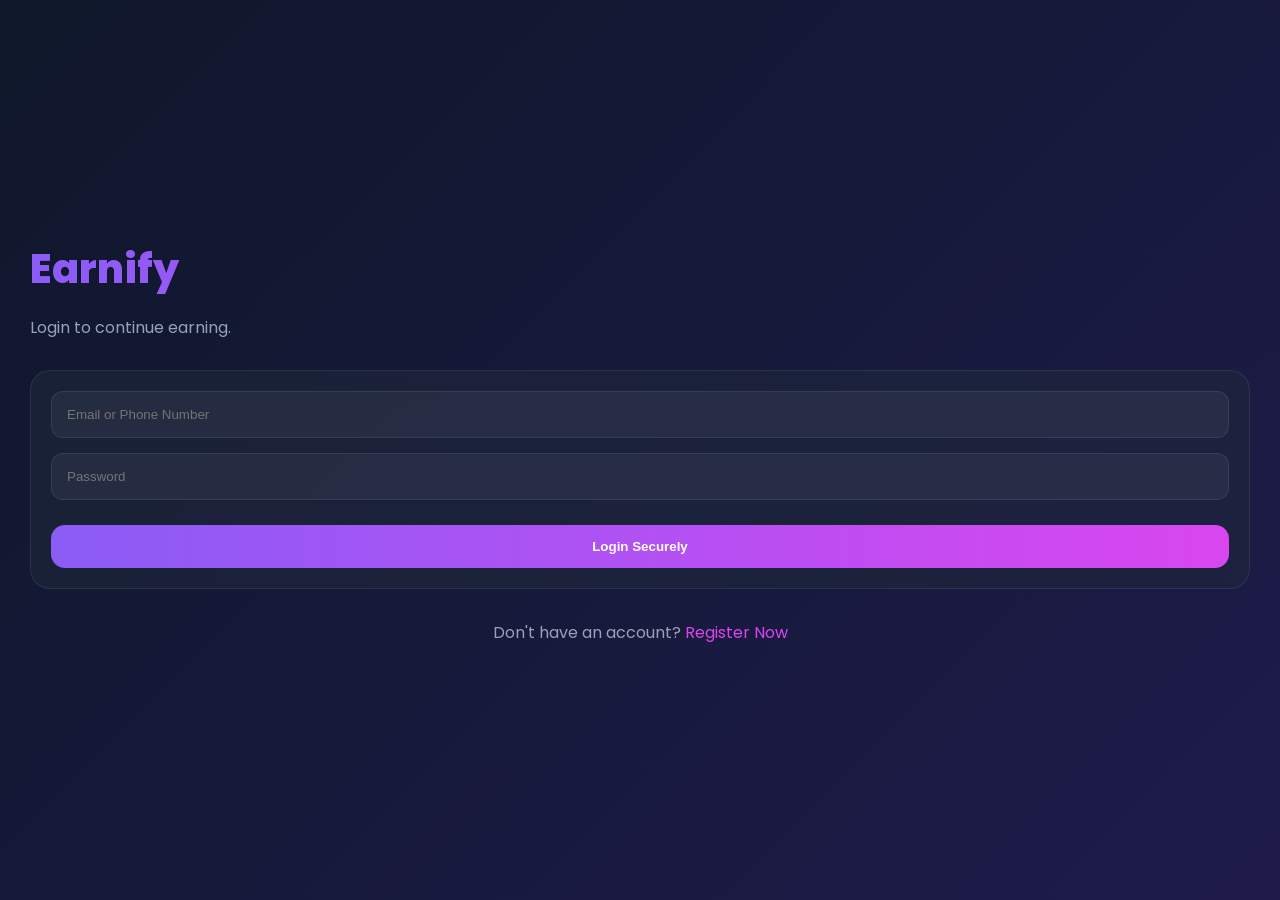
<file: index.html>
<!DOCTYPE html>
<html lang="en">
<head>
    <meta charset="UTF-8">
    <meta name="viewport" content="width=device-width, initial-scale=1.0, maximum-scale=1.0, user-scalable=no">
    <title>Earnify Premium</title>
    
    <script async src="https://pagead2.googlesyndication.com/pagead/js/adsbygoogle.js?client=ca-pub-9356430456655774" crossorigin="anonymous"></script>

    <link href="https://fonts.googleapis.com/css2?family=Poppins:wght@400;600;800&display=swap" rel="stylesheet">
    <link rel="stylesheet" href="style.css">
</head>
<body>

    <header class="app-header">
        <h1 id="app-title">Earnify</h1>
        <div class="coin-badge">
            🪙 <span id="balance-display">0</span>
        </div>
    </header>

    <main id="main-content">
        <section id="home-screen" class="screen">
            <div class="user-welcome">
                <h2 style="margin-bottom: 5px;">Hey, <span id="user-name" style="color: #38bdf8;">Explorer</span>!</h2>
                <p style="color: #94a3b8; font-size: 0.9rem;">Your daily streak: 🔥 3 Days</p>
            </div>

            <div class="stats-grid">
                <div class="stat-item" onclick="showScreen('earn-screen', document.querySelectorAll('.nav-item')[1])">
                    <div class="icon-box">🚀</div>
                    <span>Earn</span>
                </div>
                <div class="stat-item" onclick="showScreen('rewards-screen', null)">
                    <div class="icon-box">🎁</div>
                    <span>Bonus</span>
                </div>
            </div>

            <div class="card" style="margin-top: 20px; text-align: left;">
                <h4 style="margin: 0 0 10px 0;">Refer & Earn</h4>
                <p style="font-size: 0.8rem; color: #94a3b8;">Share your code and get 100 coins instantly!</p>
                <div id="ref-box">
                    <span id="ref-code-display">LOADING...</span>
                </div>
            </div>
        </section>

        <section id="earn-screen" class="screen" style="display:none;">
            <h3 class="section-title">Earning Hub</h3>
            <div class="card">
                <p>Watch a short video to claim rewards.</p>
                <button class="btn-primary" onclick="watchAd()">📺 Watch Ad (+10)</button>
            </div>
            <div class="card">
                <p>Daily check-in reward available.</p>
                <button class="btn-secondary" onclick="dailyCheckIn()">📅 Claim Daily (+50)</button>
            </div>
        </section>

        <section id="rewards-screen" class="screen" style="display:none;">
            <h3 class="section-title">Lucky Rewards</h3>
            <div class="card" style="text-align: center;">
                <div class="wheel-outer">
                    <div id="wheel-disc">
                        <div class="wheel-segment" style="transform: rotate(0deg) translateY(-70px);">5</div>
                        <div class="wheel-segment" style="transform: rotate(60deg) translateY(-70px);">10</div>
                        <div class="wheel-segment" style="transform: rotate(120deg) translateY(-70px);">20</div>
                        <div class="wheel-segment" style="transform: rotate(180deg) translateY(-70px);">30</div>
                        <div class="wheel-segment" style="transform: rotate(240deg) translateY(-70px);">50</div>
                        <div class="wheel-segment" style="transform: rotate(300deg) translateY(-70px);">5</div>
                    </div>
                    <div class="wheel-pointer">▼</div>
                </div>
                
                <button class="btn-primary" id="spin-btn" onclick="spinWheel()">Spin for 10 Coins</button>
                <p style="font-size: 0.7rem; color: #94a3b8; margin-top: 10px;" id="spin-count">Spins left today: 10</p>
            </div>

            <div class="card">
                <h4>Scratch & Win</h4>
                <div id="scratch-area" onclick="scratchCard()">
                    <div id="scratch-overlay">Scratch Me!</div>
                    <div id="scratch-reward">💎 ??</div>
                </div>
            </div>
            <button class="btn-secondary" onclick="showScreen('home-screen', document.querySelectorAll('.nav-item')[0])">Back to Home</button>
        </section>

        <section id="wallet-screen" class="screen" style="display:none;">
            <h3 class="section-title">Your Earnings</h3>
            
            <div id="rejection-notice" class="card" style="display:none; border: 1px solid #ef4444; margin-bottom: 15px; background: rgba(239, 68, 68, 0.1);">
                <h4 style="color: #ef4444; margin: 0;">❌ Withdrawal Rejected</h4>
                <p id="reject-msg-text" style="font-size: 0.8rem; color: #fca5a5; margin: 5px 0;"></p>
                <button class="btn-secondary" style="padding: 5px 10px; font-size: 0.7rem; height: auto; width: auto;" onclick="this.parentElement.style.display='none'">Dismiss</button>
            </div>

            <div class="balance-card">
                <span style="color: #94a3b8; font-size: 0.9rem;">Available Balance</span>
                <h2 style="font-size: 2.5rem; margin: 10px 0;">₹<span id="money-val">0.00</span></h2>
                <p style="font-size: 0.8rem;"><span id="wallet-coins">0</span> Coins</p>
            </div>

            <div class="card" style="margin-top: 10px; border: 1px solid rgba(56, 189, 248, 0.3);">
                <p style="font-size: 0.8rem; margin: 0; color: #94a3b8;">Withdrawal Progress</p>
                <div style="width: 100%; background: rgba(255,255,255,0.1); height: 8px; border-radius: 10px; margin: 10px 0;">
                    <div id="withdraw-progress" style="width: 0%; background: var(--primary-grad); height: 100%; border-radius: 10px; transition: 0.5s;"></div>
                </div>
                <p style="font-size: 0.7rem; color: #38bdf8;" id="progress-text">0/500 Coins to reach ₹50</p>
            </div>

            <button class="btn-primary" onclick="withdraw()" style="margin-top: 10px;">Withdraw via UPI</button>
            <p style="text-align: center; font-size: 0.7rem; color: #64748b; margin-top: 15px;">Minimum withdrawal: ₹50</p>
        </section>

        <section id="profile-screen" class="screen" style="display:none;">
            <h3 class="section-title">Settings</h3>
            <div class="profile-card">
                <div style="display: flex; align-items: center; gap: 15px; margin-bottom: 20px;">
                    <div style="width: 60px; height: 60px; background: var(--primary-grad); border-radius: 50%; display: flex; align-items: center; justify-content: center; font-size: 1.5rem;">👤</div>
                    <div>
                        <h4 style="margin: 0;" id="profile-user">Username</h4>
                        <p style="margin: 0; font-size: 0.8rem; color: #94a3b8;">Verified Member</p>
                    </div>
                </div>
                <button class="btn-secondary" style="background: rgba(239, 68, 68, 0.1); color: #ef4444; border: 1px solid #ef4444;" onclick="logout()">Logout Account</button>
            </div>
        </section>
    </main>

    <div id="withdraw-modal" class="modal-overlay" style="display:none;">
        <div class="modal-card">
            <h3>Confirm Withdrawal</h3>
            <p style="color: #94a3b8; font-size: 0.9rem;">Transfer amount:</p>
            <h2 id="modal-amount-display" style="color: #38bdf8; margin: 10px 0;">₹0.00</h2>
            
            <input type="text" id="upi-input" placeholder="Enter UPI ID (e.g. name@upi)" class="custom-input">
            
            <div style="display: flex; gap: 10px; margin-top: 20px;">
                <button class="btn-secondary" onclick="closeModal()">Cancel</button>
                <button class="btn-primary" onclick="submitWithdrawal()">Submit Request</button>
            </div>
        </div>
    </div>

    <nav class="bottom-nav">
        <div class="nav-item active" onclick="showScreen('home-screen', this)">🏠<br>Home</div>
        <div class="nav-item" onclick="showScreen('earn-screen', this)">🎯<br>Earn</div>
        <div class="nav-item" onclick="showScreen('wallet-screen', this)">💰<br>Wallet</div>
        <div class="nav-item" onclick="showScreen('profile-screen', this)">👤<br>Profile</div>
    </nav>

    <script src="app.js"></script>
</body>
</html>
</file>
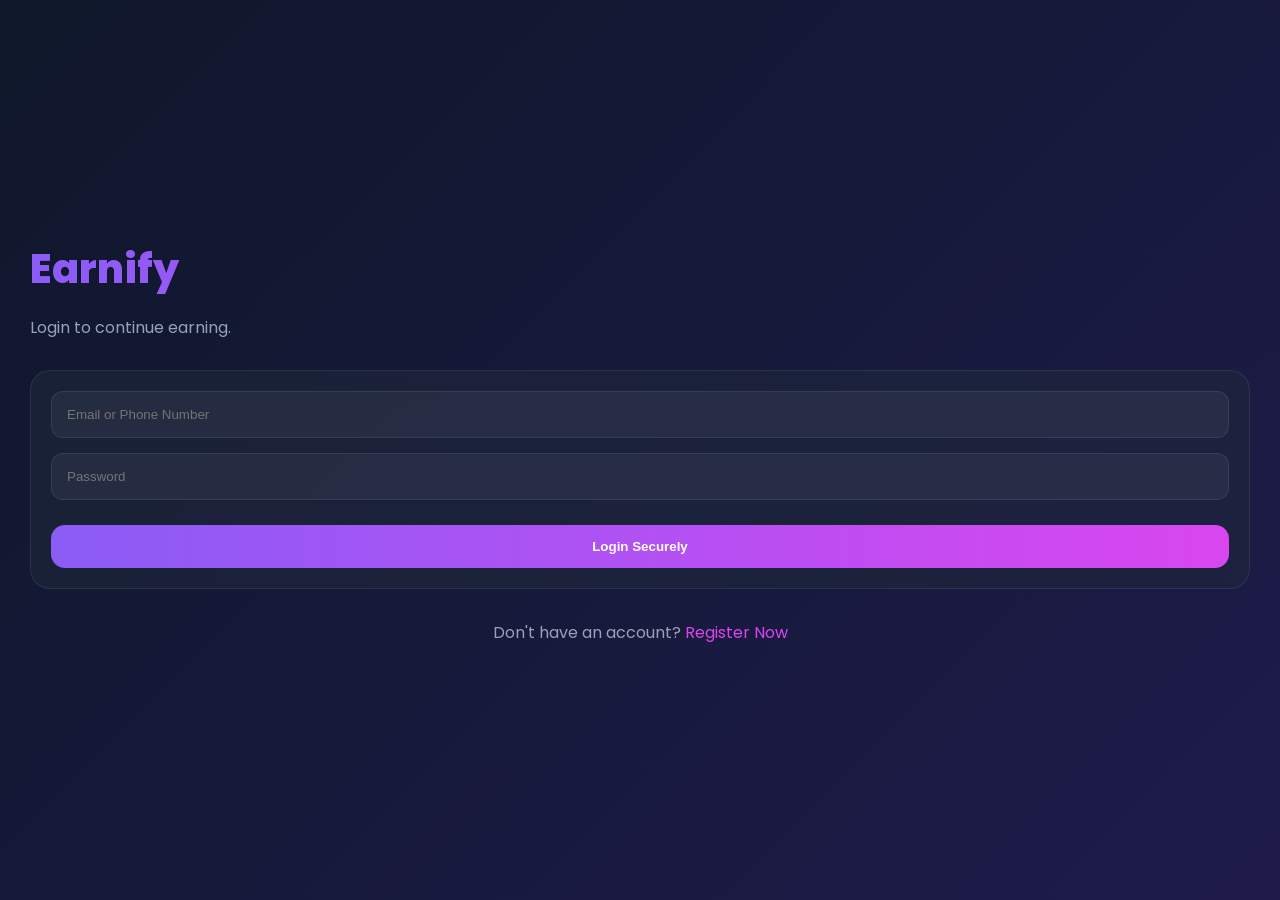
<file: login.html>
<!DOCTYPE html>
<html lang="en">
<head>
    <meta charset="UTF-8">
    <meta name="viewport" content="width=device-width, initial-scale=1.0">
    <title>Login - Earnify</title>
    <link href="https://fonts.googleapis.com/css2?family=Poppins:wght@400;600;800&display=swap" rel="stylesheet">
    <link rel="stylesheet" href="style.css">
    <style>
        .auth-screen { display: flex; flex-direction: column; justify-content: center; min-height: 100vh; padding: 30px; }
        input { 
            width: 100%; background: rgba(255,255,255,0.05); border: 1px solid var(--glass-border); 
            padding: 15px; border-radius: 12px; color: white; margin-bottom: 15px; outline: none;
        }
        .error-msg { color: #ff4d4d; font-size: 0.8rem; margin-bottom: 10px; display: none; }
    </style>
</head>
<body>
    <div class="auth-screen">
        <h1 id="app-title" style="font-size: 2.5rem;">Earnify</h1>
        <p style="color: #94a3b8; margin-bottom: 30px;">Login to continue earning.</p>

        <div class="card">
            <div id="login-error" class="error-msg"></div>
            <input type="text" id="login-id" placeholder="Email or Phone Number">
            <input type="password" id="login-pass" placeholder="Password">
            
            <button class="btn-primary" onclick="handleLogin()">Login Securely</button>
        </div>

        <p style="text-align: center; color: #94a3b8;">Don't have an account? <a href="register.html" style="color: #d946ef; text-decoration: none;">Register Now</a></p>
    </div>

    <script>
        function handleLogin() {
            const id = document.getElementById('login-id').value;
            const pass = document.getElementById('login-pass').value;
            const errorDiv = document.getElementById('login-error');

            const users = JSON.parse(localStorage.getItem('earnify_users')) || [];
            const user = users.find(u => (u.email === id || u.phone === id) && u.pass === pass);

            if(user) {
                localStorage.setItem('earnify_session', JSON.stringify(user));
                window.location.href = 'index.html';
            } else {
                errorDiv.innerText = "Invalid ID or Password!";
                errorDiv.style.display = 'block';
            }
        }
    </script>
</body>
</html>
</file>
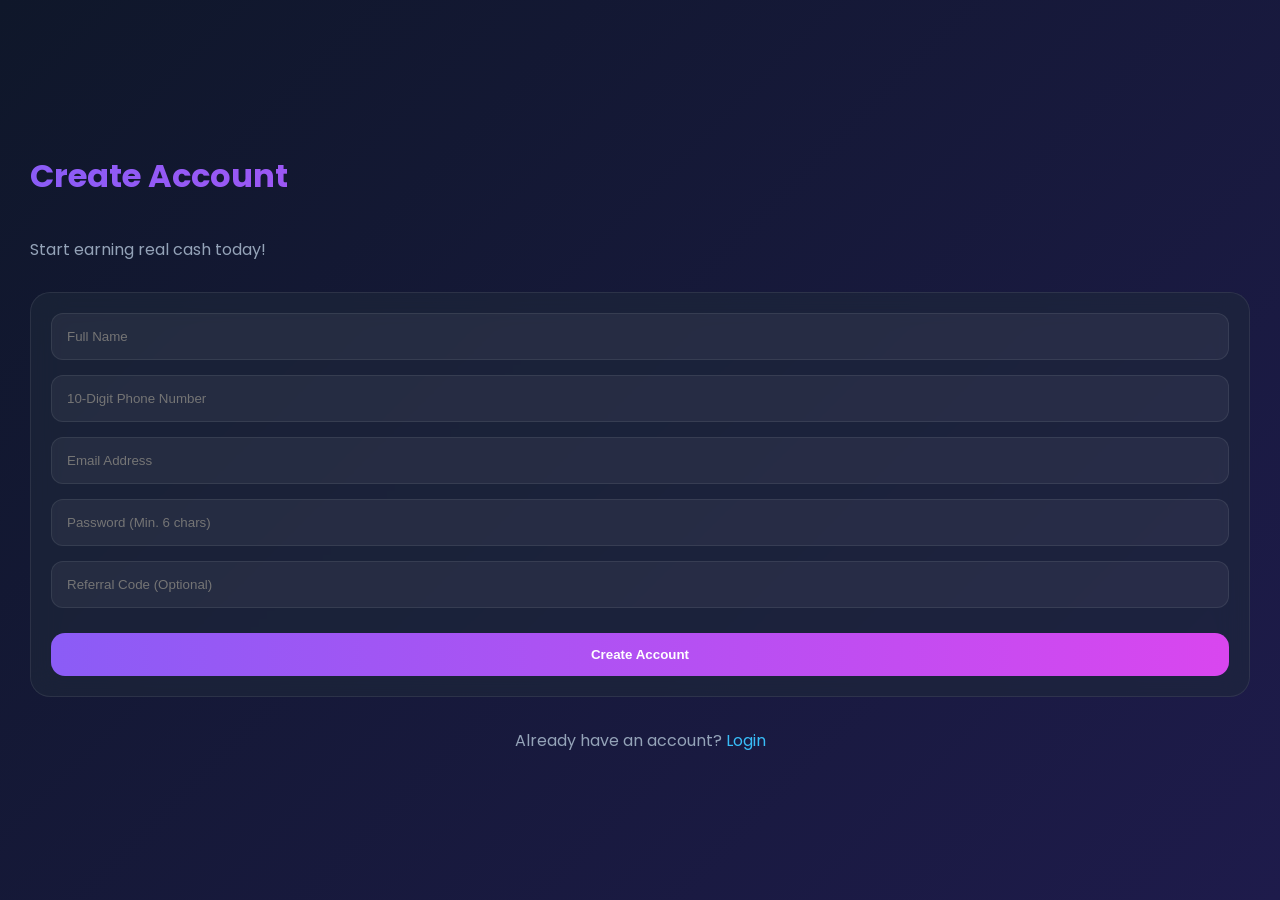
<file: register.html>
<!DOCTYPE html>
<html lang="en">
<head>
    <meta charset="UTF-8">
    <meta name="viewport" content="width=device-width, initial-scale=1.0">
    <title>Join Earnify</title>
    <link href="https://fonts.googleapis.com/css2?family=Poppins:wght@400;600;800&display=swap" rel="stylesheet">
    <link rel="stylesheet" href="style.css">
    <style>
        .auth-screen { display: flex; flex-direction: column; justify-content: center; min-height: 100vh; padding: 30px; }
        input { 
            width: 100%; background: rgba(255,255,255,0.05); border: 1px solid var(--glass-border); 
            padding: 15px; border-radius: 12px; color: white; margin-bottom: 15px; outline: none;
        }
        input:focus { border-color: #38bdf8; background: rgba(255,255,255,0.1); }
        .error-msg { color: #ff4d4d; font-size: 0.8rem; margin-bottom: 10px; display: none; }
    </style>
</head>
<body>
    <div class="auth-screen">
        <h1 style="background: var(--primary-grad); -webkit-background-clip: text; -webkit-text-fill-color: transparent;">Create Account</h1>
        <p style="color: #94a3b8; margin-bottom: 30px;">Start earning real cash today!</p>

        <div class="card">
            <div id="reg-error" class="error-msg"></div>
            <input type="text" id="reg-user" placeholder="Full Name">
            <input type="number" id="reg-phone" placeholder="10-Digit Phone Number">
            <input type="email" id="reg-email" placeholder="Email Address">
            <input type="password" id="reg-pass" placeholder="Password (Min. 6 chars)">
            <input type="text" id="reg-ref" placeholder="Referral Code (Optional)">
            
            <button class="btn-primary" onclick="validateAndRegister()">Create Account</button>
        </div>

        <p style="text-align: center; color: #94a3b8;">Already have an account? <a href="login.html" style="color: #38bdf8; text-decoration: none;">Login</a></p>
    </div>

    <script src="app.js"></script>
    <script>
        function validateAndRegister() {
            const user = document.getElementById('reg-user').value;
            const phone = document.getElementById('reg-phone').value;
            const email = document.getElementById('reg-email').value;
            const pass = document.getElementById('reg-pass').value;
            const refInput = document.getElementById('reg-ref').value;
            const errorDiv = document.getElementById('reg-error');

            let users = JSON.parse(localStorage.getItem('earnify_users')) || [];

            // 1. Check if empty
            if(!user || !phone || !email || !pass) {
                showError("Please fill all required fields.");
                return;
            }
            // 2. Phone Validation (10 digits)
            if(phone.length !== 10) {
                showError("Enter a valid 10-digit phone number.");
                return;
            }
            // 3. Email Validation
            if(!email.includes("@") || !email.includes(".")) {
                showError("Enter a valid email address.");
                return;
            }
            // 4. Password Length
            if(pass.length < 6) {
                showError("Password must be at least 6 characters.");
                return;
            }
            // 5. Duplicate Check
            if(users.some(u => u.phone === phone || u.email === email)) {
                showError("Phone or Email already registered!");
                return;
            }

            // SUCCESS: Save Data
            const newUser = {
                username: user,
                phone: phone,
                email: email,
                pass: pass,
                refCode: "EF" + Math.floor(Math.random() * 8999 + 1000),
                coins: refInput ? 100 : 0 // Bonus if ref code used
            };

            // Referral Bonus logic: If user enters a valid ref code, give that person coins too
            if(refInput) {
                let luckyFriend = users.find(u => u.refCode === refInput);
                if(luckyFriend) luckyFriend.coins += 100;
            }

            users.push(newUser);
            localStorage.setItem('earnify_users', JSON.stringify(users));
            alert("Registration Successful! Now Login.");
            window.location.href = 'login.html';
        }

        function showError(msg) {
            const err = document.getElementById('reg-error');
            err.innerText = msg;
            err.style.display = 'block';
        }
    </script>
</body>
</html>
</file>
<file: style.css>
:root {
    --bg-gradient: linear-gradient(135deg, #0f172a 0%, #1e1b4b 100%);
    --card-bg: rgba(30, 41, 59, 0.6);
    --primary-grad: linear-gradient(90deg, #8b5cf6, #d946ef);
    --secondary-grad: linear-gradient(90deg, #06b6d4, #3b82f6);
    --accent-gold: #fbbf24;
    --text-main: #ffffff;
    --glass-border: rgba(255, 255, 255, 0.08);
}

* { 
    box-sizing: border-box; 
    -webkit-tap-highlight-color: transparent; 
}

body {
    background: var(--bg-gradient);
    background-attachment: fixed;
    color: var(--text-main);
    font-family: 'Poppins', sans-serif;
    margin: 0;
    min-height: 100vh;
    overflow-x: hidden;
}

/* --- HEADER --- */
.app-header {
    padding: 20px;
    display: flex;
    justify-content: space-between;
    align-items: center;
    background: rgba(15, 23, 42, 0.8);
    backdrop-filter: blur(10px);
    position: sticky;
    top: 0;
    z-index: 100;
    border-bottom: 1px solid var(--glass-border);
}

#app-title {
    font-size: 1.4rem;
    font-weight: 800;
    background: var(--primary-grad);
    -webkit-background-clip: text;
    -webkit-text-fill-color: transparent;
    margin: 0;
}

.coin-badge {
    background: rgba(251, 191, 36, 0.1);
    color: var(--accent-gold);
    padding: 6px 14px;
    border-radius: 50px;
    font-weight: 700;
    border: 1px solid rgba(251, 191, 36, 0.4);
}

/* --- CARDS & SCREENS --- */
.screen { padding: 20px; animation: slideUp 0.4s ease-out; }

.card, .balance-card, .profile-card {
    background: var(--card-bg);
    backdrop-filter: blur(15px);
    border: 1px solid var(--glass-border);
    border-radius: 20px;
    padding: 20px;
    margin-bottom: 15px;
}

/* --- SPIN WHEEL UI (NEW) --- */
.wheel-outer {
    position: relative;
    width: 180px;
    height: 180px;
    margin: 20px auto;
}

#wheel-disc {
    width: 100%;
    height: 100%;
    border-radius: 50%;
    border: 4px solid var(--glass-border);
    background: conic-gradient(
        #8b5cf6 0deg 60deg, 
        #d946ef 60deg 120deg, 
        #3b82f6 120deg 180deg, 
        #06b6d4 180deg 240deg, 
        #fbbf24 240deg 300deg, 
        #ef4444 300deg 360deg
    );
    display: flex;
    align-items: center;
    justify-content: center;
    transition: transform 4s cubic-bezier(0.1, 0, 0.1, 1);
    box-shadow: 0 0 30px rgba(139, 92, 246, 0.2);
}

.wheel-segment {
    position: absolute;
    color: white;
    font-weight: 800;
    font-size: 0.8rem;
    text-shadow: 0 2px 4px rgba(0,0,0,0.5);
}

.wheel-pointer {
    position: absolute;
    top: -10px;
    left: 50%;
    transform: translateX(-50%);
    font-size: 1.8rem;
    color: var(--accent-gold);
    z-index: 10;
}

/* --- WITHDRAWAL MODAL (NEW) --- */
.modal-overlay {
    position: fixed;
    top: 0; left: 0; width: 100%; height: 100%;
    background: rgba(0,0,0,0.85);
    backdrop-filter: blur(10px);
    z-index: 2000;
    display: flex;
    align-items: center;
    justify-content: center;
    padding: 20px;
}

.modal-card {
    background: #1e293b;
    width: 100%;
    max-width: 340px;
    padding: 25px;
    border-radius: 24px;
    border: 1px solid var(--glass-border);
    text-align: center;
    animation: slideUp 0.3s ease;
}

.custom-input {
    width: 100%;
    padding: 14px;
    background: rgba(0,0,0,0.3);
    border: 1px solid var(--glass-border);
    border-radius: 12px;
    color: white;
    font-family: 'Poppins';
    margin-top: 15px;
    outline: none;
}

.custom-input:focus { border-color: #38bdf8; }

/* --- BUTTONS --- */
.btn-primary, .btn-secondary {
    border: none;
    padding: 14px;
    border-radius: 14px;
    width: 100%;
    color: white;
    font-weight: 600;
    cursor: pointer;
    transition: 0.2s;
    margin-top: 10px;
}

.btn-primary { background: var(--primary-grad); }
.btn-secondary { background: var(--secondary-grad); }
.btn-primary:active, .btn-secondary:active { transform: scale(0.96); }

/* --- SCRATCH CARD --- */
#scratch-area {
    height: 120px;
    background: rgba(0,0,0,0.2);
    border-radius: 15px;
    display: flex;
    align-items: center;
    justify-content: center;
    position: relative;
    overflow: hidden;
    margin-top: 10px;
}

#scratch-overlay {
    position: absolute;
    top: 0; left: 0; width: 100%; height: 100%;
    background: linear-gradient(45deg, #334155, #475569);
    z-index: 2;
    display: flex; align-items: center; justify-content: center;
    color: #94a3b8; font-weight: bold;
}

.scratched #scratch-overlay { transform: translateY(-100%); transition: 0.5s; }

/* --- NAVIGATION --- */
.bottom-nav {
    position: fixed;
    bottom: 15px;
    left: 15px;
    right: 15px;
    background: rgba(15, 23, 42, 0.9);
    backdrop-filter: blur(20px);
    display: flex;
    justify-content: space-around;
    padding: 12px;
    border-radius: 20px;
    border: 1px solid var(--glass-border);
    z-index: 1000;
}

.nav-item { color: #64748b; font-size: 0.65rem; text-align: center; }
.nav-item.active { color: #38bdf8; font-weight: bold; }

/* --- ANIMATIONS --- */
@keyframes slideUp {
    from { opacity: 0; transform: translateY(20px); }
    to { opacity: 1; transform: translateY(0); }
}

#ref-box {
    margin-top: 10px;
    background: rgba(0,0,0,0.2);
    padding: 12px;
    border-radius: 10px;
    border: 1px dashed #38bdf8;
    text-align: center;
    color: #38bdf8;
    letter-spacing: 2px;
    font-weight: bold;
}
</file>
